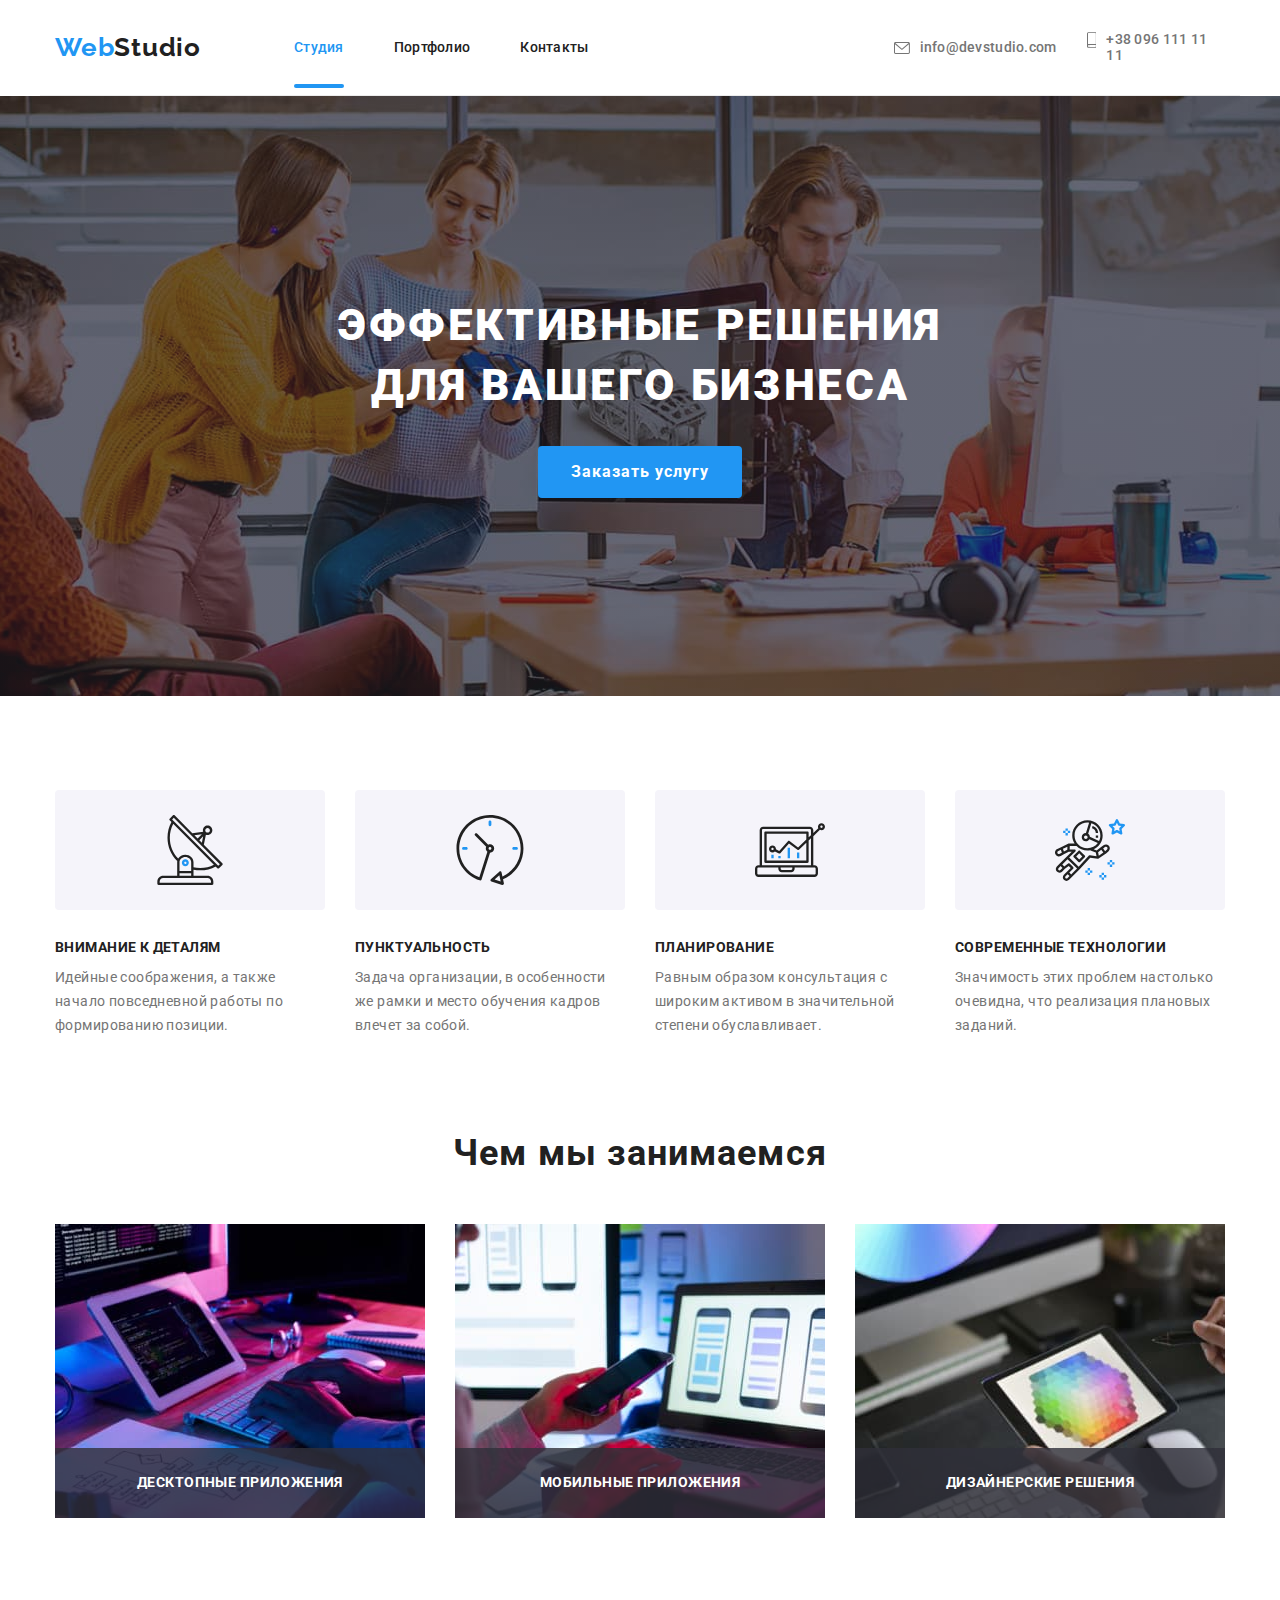
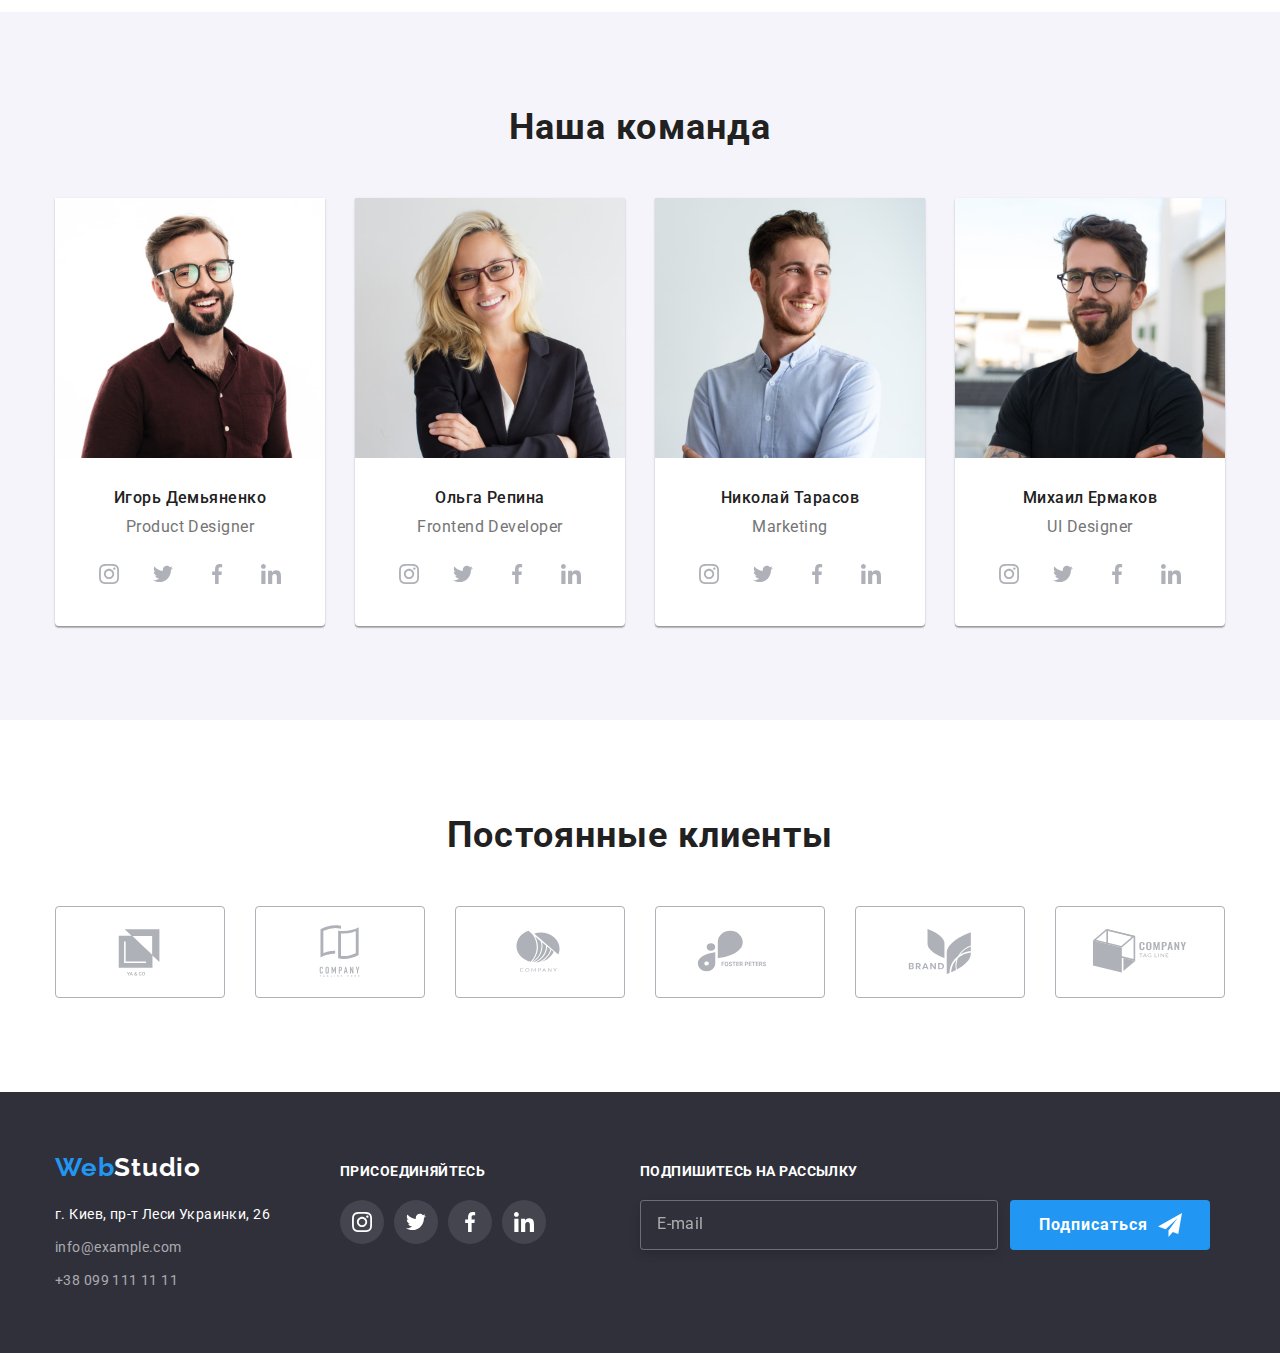
<file: index.html>
<!DOCTYPE html>
<html lang="ru">
  <head>
    <meta charset="UTF-8" />
    <meta http-equiv="X-UA-Compatible" content="IE=edge" />
    <meta name="viewport" content="width=device-width, initial-scale=1.0" />
    <title lang="en">html homework-02</title>
    <link rel="preconnect" href="https://fonts.googleapis.com" />
    <link rel="preconnect" href="https://fonts.gstatic.com" crossorigin />
    <link
      href="https://fonts.googleapis.com/css2?family=Raleway:wght@700&family=Roboto:wght@400;500;700;900&display=swap"
      rel="stylesheet"
    />

    <link
      rel="stylesheet"
      href="https://cdnjs.cloudflare.com/ajax/libs/modern-normalize/1.1.0/modern-normalize.min.css"
    />

    <link rel="stylesheet" href="./css/styles.css" />
  </head>
  <body>
    <!--Header-->
    <header>
      <div class="flex container">
        <nav class="flex vert-center">
          <a class="logo" href="./index.html"> <span class="word-web">Web</span>Studio</a>
          <ul class="flex list">
            <li class="item">
              <a class="nav-link is-active" href="">Студия</a>
            </li>
            <li class="item">
              <a class="nav-link" href="./portfolio.html">Портфолио</a>
            </li>
            <li class="item">
              <a class="nav-link" href="">Контакты</a>
            </li>
          </ul>
        </nav>
        <ul class="contacts list">
          <li class="item-contacts">
            <a class="mail-phone" href="mailto:info@devstudio.com">
              <svg class="color top-marg" width="16" height="12">
                <use href="./images/icons.svg#header-envelope"></use>
              </svg>
              info@devstudio.com
            </a>
          </li>
          <li class="item-contacts">
            <a class="mail-phone" href="tel:+380961111111">
              <svg class="color" width="10" height="16">
                <use href="./images/icons.svg#header-smartphone"></use>
              </svg>
              +38 096 111 11 11
            </a>
          </li>
        </ul>
      </div>
    </header>

    <!--Main-->
    <main>
      <!--Блок Герой-->
      <section class="hero">
        <div class="overlay">
          <h1 class="hero-title">
            Эффективные решения <br />
            для вашего бизнеса
          </h1>
          <button type="button" class="hero-button" data-modal-open>Заказать услугу</button>
        </div>

        <div class="backdrop is-hidden" data-modal>
          <div class="modal">
            <button type="button" class="modal-btn" data-modal-close>
              <svg class="close-button" width="18" height="18">
                <use href="./images/icons.svg#icon-modal-close"></use>
              </svg>
            </button>
            <p class="modal-slogan">Оставьте свои данные, мы вам перезвоним</p>
            <form class="modal-form">
              <!-- Формы модального окна -->
              <div class="form-block">
                <!-- Поле "Имя" -->
                <div class="field-wrap">
                  <label class="modal-label" for="name">Имя</label>
                  <div class="modal-field">
                    <input class="modal-input" type="text" name="name" id="name" />

                    <svg class="modal-icon" width="18" height="18">
                      <use href="./images/icons.svg#icon-icon-person-modal"></use>
                    </svg>
                  </div>
                </div>

                <!-- Поле "Телефон" -->
                <div class="field-wrap">
                  <label class="modal-label" for="tel">Телефон</label>
                  <div class="modal-field">
                    <input class="modal-input" type="tel" name="tel" id="tel" />

                    <svg class="modal-icon" width="18" height="18">
                      <use href="./images/icons.svg#icon-icon-phone-modal"></use>
                    </svg>
                  </div>
                </div>

                <!-- Поле "Email" -->
                <div class="field-wrap">
                  <label class="modal-label" for="email">Почта</label>
                  <div class="modal-field">
                    <input class="modal-input" type="email" name="email" id="email" />

                    <svg class="modal-icon" width="18" height="18">
                      <use href="./images/icons.svg#icon-icon-mail-modal"></use>
                    </svg>
                  </div>
                </div>

                <!-- Поле "Коментарий" -->
                <div class="field-wrap">
                  <label class="modal-label" for="comment">Комментарий</label>
                  <div class="modal-textarea-field">
                    <textarea
                      class="modal-textarea"
                      name="comment"
                      id="comment"
                      placeholder="Введите текст"
                    ></textarea>
                  </div>
                </div>
                <div>
                  <!-- Соглашение c договором-->
                  <div class="agreement-wrap">
                    <div class="custom-checkbox-wrap">
                      <input
                        class="checkbox visually-hidden"
                        type="checkbox"
                        name="agreement"
                        id="agreement"
                      />
                      <svg class="checkbox-icon-custom" width="16" height="15">
                        <use href="./images/icons.svg#icon-icon-chkbox-modal-checked"></use>
                      </svg>

                      <label class="label-agreement" for="agreement"
                        >Соглашаюсь с рассылкой и принимаю
                        <a class="link-agreement" href=""
                          ><span class="link-text">Условия договора</span></a
                        ></label
                      >
                    </div>
                    <!-- КНОПКА -->
                    <button class="submit-button" type="submit">Отправить</button>
                  </div>
                </div>
              </div>
            </form>
          </div>
        </div>
      </section>
      <!--Блок "Наши достоинства" -->
      <section class="section">
        <div class="container">
          <!--Условный заголовок секции-->
          <h2 hidden class="section-title">Наши достоинства</h2>
          <ul class="our-advant-set list">
            <li class="item-adv">
              <div class="thumb">
                <svg width="70" height="70">
                  <use href="./images/icons.svg#advant-antenna"></use>
                </svg>
              </div>
              <h3 class="section-subtitle">Внимание к деталям</h3>
              <p class="section-paragraph">
                Идейные соображения, а также начало повседневной работы по формированию позиции.
              </p>
            </li>
            <li class="item-adv">
              <div class="thumb">
                <svg width="70" height="70">
                  <use href="./images/icons.svg#advant-clock"></use>
                </svg>
              </div>
              <h3 class="section-subtitle">Пунктуальность</h3>
              <p class="section-paragraph">
                Задача организации, в особенности же рамки и место обучения кадров влечет за собой.
              </p>
            </li>
            <li class="item-adv">
              <div class="thumb">
                <svg width="70" height="70">
                  <use href="./images/icons.svg#advant-diagram"></use>
                </svg>
              </div>
              <h3 class="section-subtitle">Планирование</h3>
              <p class="section-paragraph">
                Равным образом консультация с широким активом в значительной степени обуславливает.
              </p>
            </li>
            <li class="item-adv">
              <div class="thumb">
                <svg width="70" height="70">
                  <use href="./images/icons.svg#advant-astronaut"></use>
                </svg>
              </div>
              <h3 class="section-subtitle">Современные технологии</h3>
              <p class="section-paragraph">
                Значимость этих проблем настолько очевидна, что реализация плановых заданий.
              </p>
            </li>
          </ul>
        </div>
      </section>
      <!--Блок "Чем мы занимаемся"-->
      <section class="section no-padding-top">
        <div class="container">
          <h2 class="section-title">Чем мы занимаемся</h2>
          <ul class="flex list">
            <li class="our-business">
              <div class="relative-wrapper">
                <img
                  class="no-bottom-space"
                  src="./images/img-box1.jpg"
                  alt="Фото деятельности-1"
                  width="370"
                  height="294"
                />
                <p class="our-business-text">Десктопные приложения</p>
              </div>
            </li>
            <li class="our-business">
              <div class="relative-wrapper">
                <img
                  class="no-bottom-space"
                  src="./images/img-box2.jpg"
                  alt="Фото деятельности-2"
                  width="370"
                  height="294"
                />
                <p class="our-business-text">Мобильные приложения</p>
              </div>
            </li>
            <li class="our-business">
              <div class="relative-wrapper">
                <img
                  class="no-bottom-space"
                  src="./images/img-box3.jpg"
                  alt="Фото деятельности-3"
                  width="370"
                  height="294"
                />
                <p class="our-business-text">Дизайнерские решения</p>
              </div>
            </li>
          </ul>
        </div>
      </section>
      <!--Блок "Наша команда"-->
      <section class="section grey">
        <div class="container">
          <h2 class="section-title">Наша команда</h2>
          <ul class="flex list">
            <!-- Демьяненко -->
            <li class="team-item">
              <img
                class="no-bottom-space"
                src="./images/img-demjanenko.jpg"
                alt="Игорь Демьяненко"
                width="270"
              />
              <div class="title-paragr">
                <h3 class="team-title">Игорь Демьяненко</h3>
                <p class="team-paragraph" lang="en">Product Designer</p>
              </div>

              <!-- Блок соцсети с ховером для Демьяненко-->
              <div class="soc-net">
                <ul class="flex list">
                  <li class="soc-item">
                    <a class="soc-net-icon" href="http://instagram.com">
                      <svg class="icon-color" width="20" height="20">
                        <use href="./images/icons.svg#instagram"></use>
                      </svg>
                    </a>
                  </li>
                  <li class="soc-item">
                    <a class="soc-net-icon" href="http://twitter.com">
                      <svg class="icon-color" width="20" height="20">
                        <use href="./images/icons.svg#twitter"></use>
                      </svg>
                    </a>
                  </li>
                  <li class="soc-item">
                    <a class="soc-net-icon" href="http://facebook.com">
                      <svg class="icon-color" width="20" height="20">
                        <use href="./images/icons.svg#facebook"></use>
                      </svg>
                    </a>
                  </li>
                  <li class="soc-item">
                    <a class="soc-net-icon" href="http://linkedin.com">
                      <svg class="icon-color" width="20" height="20">
                        <use href="./images/icons.svg#linkedin"></use>
                      </svg>
                    </a>
                  </li>
                </ul>
              </div>
            </li>

            <!-- Репина -->
            <li class="team-item">
              <img
                class="no-bottom-space"
                src="./images/img-repina.jpg"
                alt="Ольга Репина"
                width="270"
              />
              <div class="title-paragr">
                <h3 class="team-title">Ольга Репина</h3>
                <p class="team-paragraph" lang="en">Frontend Developer</p>
              </div>

              <!-- Блок соцсети с ховером для Репиной-->
              <div class="soc-net">
                <ul class="flex list">
                  <li class="soc-item">
                    <a class="soc-net-icon" href="http://instagram.com">
                      <svg class="icon-color" width="20" height="20">
                        <use href="./images/icons.svg#instagram"></use>
                      </svg>
                    </a>
                  </li>
                  <li class="soc-item">
                    <a class="soc-net-icon" href="http://twitter.com">
                      <svg class="icon-color" width="20" height="20">
                        <use href="./images/icons.svg#twitter"></use>
                      </svg>
                    </a>
                  </li>
                  <li class="soc-item">
                    <a class="soc-net-icon" href="http://facebook.com">
                      <svg class="icon-color" width="20" height="20">
                        <use href="./images/icons.svg#facebook"></use>
                      </svg>
                    </a>
                  </li>
                  <li class="soc-item">
                    <a class="soc-net-icon" href="http://linkedin.com">
                      <svg class="icon-color" width="20" height="20">
                        <use href="./images/icons.svg#linkedin"></use>
                      </svg>
                    </a>
                  </li>
                </ul>
              </div>
            </li>

            <!-- Тарасов -->
            <li class="team-item">
              <img
                class="no-bottom-space"
                src="./images/img-tarasov.jpg"
                alt="Николай Тарасов"
                width="270"
              />
              <div class="title-paragr">
                <h3 class="team-title">Николай Тарасов</h3>
                <p class="team-paragraph" lang="en">Marketing</p>
              </div>

              <!-- Блок соцсети с ховером для Тарасова-->
              <div class="soc-net">
                <ul class="flex list">
                  <li class="soc-item">
                    <a class="soc-net-icon" href="http://instagram.com">
                      <svg class="icon-color" width="20" height="20">
                        <use href="./images/icons.svg#instagram"></use>
                      </svg>
                    </a>
                  </li>
                  <li class="soc-item">
                    <a class="soc-net-icon" href="http://twitter.com">
                      <svg class="icon-color" width="20" height="20">
                        <use href="./images/icons.svg#twitter"></use>
                      </svg>
                    </a>
                  </li>
                  <li class="soc-item">
                    <a class="soc-net-icon" href="http://facebook.com">
                      <svg class="icon-color" width="20" height="20">
                        <use href="./images/icons.svg#facebook"></use>
                      </svg>
                    </a>
                  </li>
                  <li class="soc-item">
                    <a class="soc-net-icon" href="http://linkedin.com">
                      <svg class="icon-color" width="20" height="20">
                        <use href="./images/icons.svg#linkedin"></use>
                      </svg>
                    </a>
                  </li>
                </ul>
              </div>
            </li>

            <!-- Ермаков -->
            <li class="team-item">
              <img
                class="no-bottom-space"
                src="./images/img-ermakov.jpg"
                alt="Михаил Ермаков"
                width="270"
              />
              <div class="title-paragr">
                <h3 class="team-title">Михаил Ермаков</h3>
                <p class="team-paragraph" lang="en">UI Designer</p>
              </div>

              <!-- Блок соцсети с ховером для Ермакова-->
              <div class="soc-net">
                <ul class="flex list">
                  <li class="soc-item">
                    <a class="soc-net-icon" href="http://instagram.com">
                      <svg class="icon-color" width="20" height="20">
                        <use href="./images/icons.svg#instagram"></use>
                      </svg>
                    </a>
                  </li>
                  <li class="soc-item">
                    <a class="soc-net-icon" href="http://twitter.com">
                      <svg class="icon-color" width="20" height="20">
                        <use href="./images/icons.svg#twitter"></use>
                      </svg>
                    </a>
                  </li>
                  <li class="soc-item">
                    <a class="soc-net-icon" href="http://facebook.com">
                      <svg class="icon-color" width="20" height="20">
                        <use href="./images/icons.svg#facebook"></use>
                      </svg>
                    </a>
                  </li>
                  <li class="soc-item">
                    <a class="soc-net-icon" href="http://linkedin.com">
                      <svg class="icon-color" width="20" height="20">
                        <use href="./images/icons.svg#linkedin"></use>
                      </svg>
                    </a>
                  </li>
                </ul>
              </div>
            </li>
          </ul>
        </div>
      </section>
      <!-- Блок Постоянные клиенты -->
      <section class="section">
        <div class="container">
          <h2 class="section-title">Постоянные клиенты</h2>
          <ul class="box-clients list">
            <li class="client-item">
              <a class="clients" href="">
                <svg class="client-icon" width="106" height="60">
                  <use href="./images/icons.svg#client1"></use>
                </svg>
              </a>
            </li>
            <li class="client-item">
              <a class="clients" href="">
                <svg class="client-icon" width="106" height="60">
                  <use href="./images/icons.svg#client2"></use>
                </svg>
              </a>
            </li>
            <li class="client-item">
              <a class="clients" href="">
                <svg class="client-icon" width="106" height="60">
                  <use href="./images/icons.svg#client3"></use>
                </svg>
              </a>
            </li>
            <li class="client-item">
              <a class="clients" href="">
                <svg class="client-icon" width="106" height="60">
                  <use href="./images/icons.svg#client4"></use>
                </svg>
              </a>
            </li>
            <li class="client-item">
              <a class="clients" href="">
                <svg class="client-icon" width="106" height="60">
                  <use href="./images/icons.svg#client5"></use>
                </svg>
              </a>
            </li>
            <li class="client-item">
              <a class="clients" href="">
                <svg class="client-icon" width="106" height="60">
                  <use href="./images/icons.svg#client6"></use>
                </svg>
              </a>
            </li>
          </ul>
        </div>
      </section>
    </main>

    <!--Footer-->
    <footer class="footer">
      <div class="container">
        <ul class="footer-flex list">
          <li>
            <div class="no-right-margin">
              <a class="logo logo-footer" href="./index.html"
                ><span class="word-web">Web</span>Studio</a
              >
              <address>
                <ul class="contacts-footer list">
                  <li class="item-footer">
                    <p class="address-footer">г. Киев, пр-т Леси Украинки, 26</p>
                  </li>
                  <li class="item-footer">
                    <a class="link-footer" href="mailto:info@example.com">info@example.com</a>
                  </li>
                  <li class="item-footer">
                    <a class="link-footer" href="tel:+380991111111">+38 099 111 11 11</a>
                  </li>
                </ul>
              </address>
            </div>
          </li>
          <li>
            <!-- Иконки соцсетей Присоединяйтесь -->
            <div class="join">
              <h3 class="section-subtitle foot-subtitle">Присоединяйтесь</h3>
              <ul class="footer-flex list">
                <li class="foot-soc-item">
                  <a class="soc-net-icon different-colors" href="http://instagram.com">
                    <svg class="foot-icon-col" width="20" height="20">
                      <use href="./images/icons.svg#instagram"></use>
                    </svg>
                  </a>
                </li>
                <li class="foot-soc-item">
                  <a class="soc-net-icon different-colors" href="http://twitter.com">
                    <svg class="foot-icon-col" width="20" height="20">
                      <use href="./images/icons.svg#twitter"></use>
                    </svg>
                  </a>
                </li>
                <li class="foot-soc-item">
                  <a class="soc-net-icon different-colors" href="http://facebook.com">
                    <svg class="foot-icon-col" width="20" height="20">
                      <use href="./images/icons.svg#facebook"></use>
                    </svg>
                  </a>
                </li>
                <li class="foot-soc-item">
                  <a class="soc-net-icon different-colors" href="http://linkedin.com">
                    <svg class="foot-icon-col" width="20" height="20">
                      <use href="./images/icons.svg#linkedin"></use>
                    </svg>
                  </a>
                </li>
              </ul>
            </div>
          </li>

          <li>
            <!-- Блок окна подписки на рассылку -->
            <div class="footer-submit">
              <h3 class="section-subtitle foot-subtitle">Подпишитесь на рассылку</h3>

              <form>
                <ul class="list flex">
                  <li class="foot-email-form">
                    <label for="user-email"></label>
                    <input
                      class="foot-email-input"
                      type="email"
                      name="email"
                      id="user-email"
                      placeholder="E-mail"
                    />
                  </li>
                  <li class="foot-email-submit">
                    <button class="submit-btn-foot" type="submit">Подписаться</button>
                    <svg class="foot-submit-icon" width="24" height="24">
                      <use href="./images/icons.svg#icon-icon-send-footer"></use>
                    </svg>
                  </li>
                </ul>
              </form>
            </div>
          </li>
        </ul>
      </div>
    </footer>
    <script src="./js/modal.js"></script>
  </body>
</html>
</file>
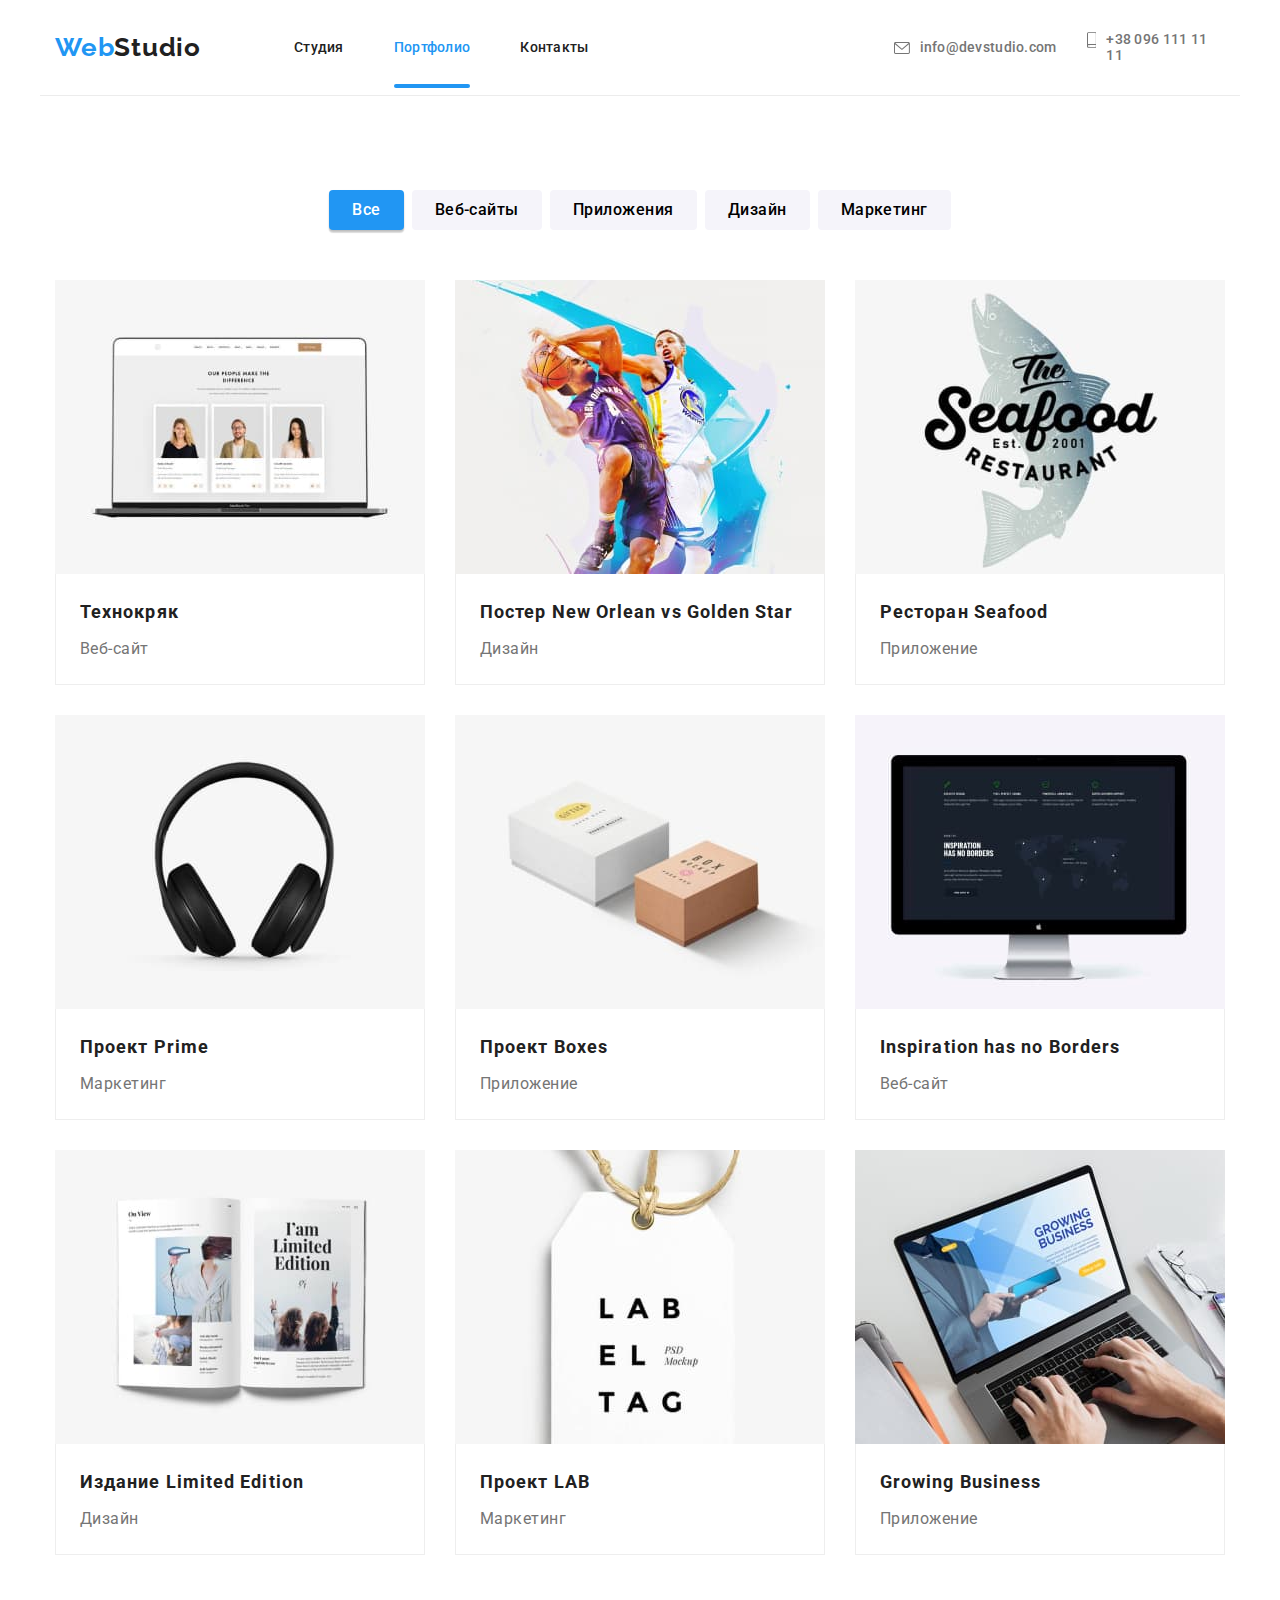
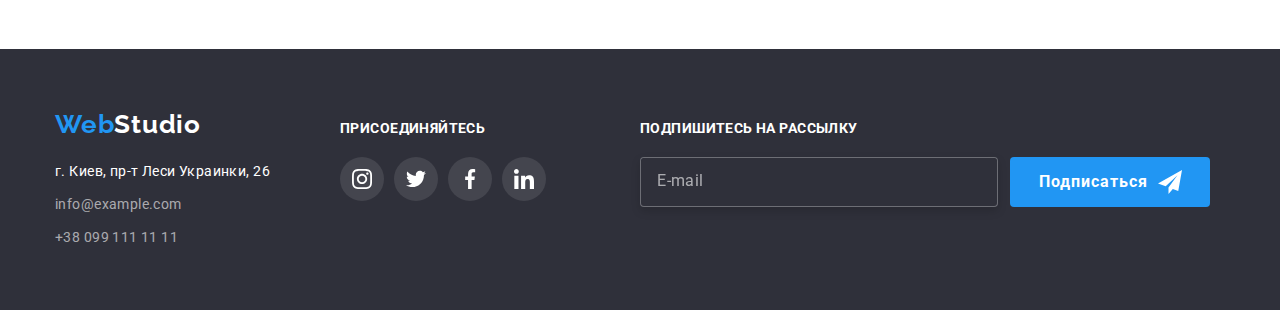
<file: portfolio.html>
<!DOCTYPE html>
<html lang="ru">
  <head>
    <meta charset="UTF-8" />
    <meta http-equiv="X-UA-Compatible" content="IE=edge" />
    <meta name="viewport" content="width=device-width, initial-scale=1.0" />
    <title lang="en">html homework-02</title>
    <link rel="preconnect" href="https://fonts.googleapis.com" />
    <link rel="preconnect" href="https://fonts.gstatic.com" crossorigin />
    <link
      href="https://fonts.googleapis.com/css2?family=Raleway:wght@700&family=Roboto:wght@400;500;700;900&display=swap"
      rel="stylesheet"
    />
    <link
      rel="stylesheet"
      href="https://cdnjs.cloudflare.com/ajax/libs/modern-normalize/1.1.0/modern-normalize.min.css"
    />
    <link rel="stylesheet" href="./css/styles.css" />
  </head>
  <body>
    <!--Header-->
    <header>
      <div class="flex container">
        <nav class="flex vert-center">
          <a class="logo" href="./index.html"> <span class="word-web">Web</span>Studio</a>
          <ul class="flex list">
            <li class="item">
              <a class="nav-link" href="./index.html">Студия</a>
            </li>
            <li class="item">
              <a class="nav-link is-active" href="./portfolio.html">Портфолио</a>
            </li>
            <li class="item">
              <a class="nav-link" href="">Контакты</a>
            </li>
          </ul>
        </nav>
        <ul class="contacts list">
          <li class="item-contacts">
            <a class="mail-phone" href="mailto:info@devstudio.com">
              <svg class="color top-marg" width="16" height="12">
                <use href="./images/icons.svg#header-envelope"></use>
              </svg>
              info@devstudio.com
            </a>
          </li>
          <li class="item-contacts">
            <a class="mail-phone" href="tel:+380961111111">
              <svg class="color" width="10" height="16">
                <use href="./images/icons.svg#header-smartphone"></use>
              </svg>
              +38 096 111 11 11</a
            >
          </li>
        </ul>
      </div>
    </header>

    <!--Main-->
    <main>
      <section class="section">
        <div class="container">
          <!-- Условный заголовок секции -->
          <h1 hidden>Наше портфолио</h1>
          <!-- Список кнопок -->
          <ul class="filter-flex list">
            <li class="portfolio-menu">
              <button type="button" class="filter-buttons current-button">Все</button>
            </li>
            <li class="portfolio-menu">
              <button type="button" class="filter-buttons">Веб-сайты</button>
            </li>
            <li class="portfolio-menu">
              <button type="button" class="filter-buttons">Приложения</button>
            </li>
            <li class="portfolio-menu">
              <button type="button" class="filter-buttons">Дизайн</button>
            </li>
            <li class="portfolio-menu">
              <button type="button" class="filter-buttons">Маркетинг</button>
            </li>
          </ul>
          <!-- Список работ в портфолио-->
          <ul class="portfolio list">
            <li class="portfolio-item">
              <a class="portfolio-link" href="">
                <div class="portf-image-box">
                  <img
                    class="no-bottom-space"
                    src="./images/img-portfolio-technokrjack.jpg"
                    alt="Технокряк"
                    width="370"
                    height="294"
                  />
                  <div class="portfolio-overlay">
                    <p class="portf-overlay-text">
                      Ресурс предлагает комплексные предложения с разным уровнем функционала и
                      сервисов. Все это позволит посетителю получить исчерпывающие сведения о
                      компании или частном лице.
                    </p>
                  </div>
                </div>
                <div class="portfolio-name">
                  <h2 class="portfolio-title">Технокряк</h2>
                  <p class="portfolio-paragraph">Веб-сайт</p>
                </div>
              </a>
            </li>
            <li class="portfolio-item">
              <a class="portfolio-link" href="">
                <div class="portf-image-box">
                  <img
                    class="no-bottom-space"
                    src="./images/img-portfolio-new-orlean.jpg"
                    alt="Постер New Orlean vs Golden Star"
                    width="370"
                    height="294"
                  />
                  <div class="portfolio-overlay">
                    <p class="portf-overlay-text">
                      Ресурс предлагает комплексные предложения с разным уровнем функционала и
                      сервисов. Все это позволит посетителю получить исчерпывающие сведения о
                      компании или частном лице.
                    </p>
                  </div>
                </div>
                <div class="portfolio-name">
                  <h2 class="portfolio-title">Постер New Orlean vs Golden Star</h2>
                  <p class="portfolio-paragraph">Дизайн</p>
                </div>
              </a>
            </li>
            <li class="portfolio-item">
              <a class="portfolio-link" href="">
                <div class="portf-image-box">
                  <img
                    class="no-bottom-space"
                    src="./images/img-portfolio-seafood.jpg"
                    alt="Ресторан Seafood"
                    width="370"
                    height="294"
                  />
                  <div class="portfolio-overlay">
                    <p class="portf-overlay-text">
                      Ресурс предлагает комплексные предложения с разным уровнем функционала и
                      сервисов. Все это позволит посетителю получить исчерпывающие сведения о
                      компании или частном лице.
                    </p>
                  </div>
                </div>
                <div class="portfolio-name">
                  <h2 class="portfolio-title">Ресторан Seafood</h2>
                  <p class="portfolio-paragraph">Приложение</p>
                </div>
              </a>
            </li>
            <li class="portfolio-item">
              <a class="portfolio-link" href="">
                <div class="portf-image-box">
                  <img
                    class="no-bottom-space"
                    src="./images/img-portfolio-prime.jpg"
                    alt="Проект Prime"
                    width="370"
                    height="294"
                  />
                  <div class="portfolio-overlay">
                    <p class="portf-overlay-text">
                      Ресурс предлагает комплексные предложения с разным уровнем функционала и
                      сервисов. Все это позволит посетителю получить исчерпывающие сведения о
                      компании или частном лице.
                    </p>
                  </div>
                </div>
                <div class="portfolio-name">
                  <h2 class="portfolio-title">Проект Prime</h2>
                  <p class="portfolio-paragraph">Маркетинг</p>
                </div>
              </a>
            </li>
            <li class="portfolio-item">
              <a class="portfolio-link" href="">
                <div class="portf-image-box">
                  <img
                    class="no-bottom-space"
                    src="./images/img-portfolio-boxes.jpg"
                    alt="Проект Boxes"
                    width="370"
                    height="294"
                  />
                  <div class="portfolio-overlay">
                    <p class="portf-overlay-text">
                      Ресурс предлагает комплексные предложения с разным уровнем функционала и
                      сервисов. Все это позволит посетителю получить исчерпывающие сведения о
                      компании или частном лице.
                    </p>
                  </div>
                </div>
                <div class="portfolio-name">
                  <h2 class="portfolio-title">Проект Boxes</h2>
                  <p class="portfolio-paragraph">Приложение</p>
                </div>
              </a>
            </li>
            <li class="portfolio-item">
              <a class="portfolio-link" href="">
                <div class="portf-image-box">
                  <img
                    class="no-bottom-space"
                    src="./images/img-portfolio-inspiration.jpg"
                    alt="Inspiration has no Borders"
                    width="370"
                    height="294"
                  />
                  <div class="portfolio-overlay">
                    <p class="portf-overlay-text">
                      Ресурс предлагает комплексные предложения с разным уровнем функционала и
                      сервисов. Все это позволит посетителю получить исчерпывающие сведения о
                      компании или частном лице.
                    </p>
                  </div>
                </div>
                <div class="portfolio-name">
                  <h2 class="portfolio-title">Inspiration has no Borders</h2>
                  <p class="portfolio-paragraph">Веб-сайт</p>
                </div>
              </a>
            </li>
            <li class="portfolio-item">
              <a class="portfolio-link" href="">
                <div class="portf-image-box">
                  <img
                    class="no-bottom-space"
                    src="./images/img-portfolio-limited-edition.jpg"
                    alt="Издание Limited Edition"
                    width="370"
                    height="294"
                  />
                  <div class="portfolio-overlay">
                    <p class="portf-overlay-text">
                      Ресурс предлагает комплексные предложения с разным уровнем функционала и
                      сервисов. Все это позволит посетителю получить исчерпывающие сведения о
                      компании или частном лице.
                    </p>
                  </div>
                </div>
                <div class="portfolio-name">
                  <h2 class="portfolio-title">Издание Limited Edition</h2>
                  <p class="portfolio-paragraph">Дизайн</p>
                </div>
              </a>
            </li>
            <li class="portfolio-item">
              <a class="portfolio-link" href="">
                <div class="portf-image-box">
                  <img
                    class="no-bottom-space"
                    src="./images/img-portfolio-lab.jpg"
                    alt="Проект LAB"
                    width="370"
                    height="294"
                  />
                  <div class="portfolio-overlay">
                    <p class="portf-overlay-text">
                      Ресурс предлагает комплексные предложения с разным уровнем функционала и
                      сервисов. Все это позволит посетителю получить исчерпывающие сведения о
                      компании или частном лице.
                    </p>
                  </div>
                </div>
                <div class="portfolio-name">
                  <h2 class="portfolio-title">Проект LAB</h2>
                  <p class="portfolio-paragraph">Маркетинг</p>
                </div>
              </a>
            </li>
            <li class="portfolio-item">
              <a class="portfolio-link" href="">
                <div class="portf-image-box">
                  <img
                    class="no-bottom-space"
                    src="./images/img-portfolio-growing-bis.jpg"
                    alt="Growing Business"
                    width="370"
                    height="294"
                  />
                  <div class="portfolio-overlay">
                    <p class="portf-overlay-text">
                      Ресурс предлагает комплексные предложения с разным уровнем функционала и
                      сервисов. Все это позволит посетителю получить исчерпывающие сведения о
                      компании или частном лице.
                    </p>
                  </div>
                </div>
                <div class="portfolio-name">
                  <h2 class="portfolio-title">Growing Business</h2>
                  <p class="portfolio-paragraph">Приложение</p>
                </div>
              </a>
            </li>
          </ul>
        </div>
      </section>
    </main>

    <!--Footer-->
    <footer class="footer">
      <div class="container">
        <ul class="footer-flex list">
          <li>
            <div class="no-right-margin">
              <a class="logo logo-footer" href="./index.html"
                ><span class="word-web">Web</span>Studio</a
              >
              <address>
                <ul class="contacts-footer list">
                  <li class="item-footer">
                    <p class="address-footer">г. Киев, пр-т Леси Украинки, 26</p>
                  </li>
                  <li class="item-footer">
                    <a class="link-footer" href="mailto:info@example.com">info@example.com</a>
                  </li>
                  <li class="item-footer">
                    <a class="link-footer" href="tel:+380991111111">+38 099 111 11 11</a>
                  </li>
                </ul>
              </address>
            </div>
          </li>
          <li>
            <!-- Иконки соцсетей Присоединяйтесь -->
            <div class="join">
              <h3 class="section-subtitle foot-subtitle">Присоединяйтесь</h3>
              <ul class="footer-flex list">
                <li class="foot-soc-item">
                  <a class="soc-net-icon different-colors" href="http://instagram.com">
                    <svg class="foot-icon-col" width="20" height="20">
                      <use href="./images/icons.svg#instagram"></use>
                    </svg>
                  </a>
                </li>
                <li class="foot-soc-item">
                  <a class="soc-net-icon different-colors" href="http://twitter.com">
                    <svg class="foot-icon-col" width="20" height="20">
                      <use href="./images/icons.svg#twitter"></use>
                    </svg>
                  </a>
                </li>
                <li class="foot-soc-item">
                  <a class="soc-net-icon different-colors" href="http://facebook.com">
                    <svg class="foot-icon-col" width="20" height="20">
                      <use href="./images/icons.svg#facebook"></use>
                    </svg>
                  </a>
                </li>
                <li class="foot-soc-item">
                  <a class="soc-net-icon different-colors" href="http://linkedin.com">
                    <svg class="foot-icon-col" width="20" height="20">
                      <use href="./images/icons.svg#linkedin"></use>
                    </svg>
                  </a>
                </li>
              </ul>
            </div>
          </li>
          <li>
            <!-- Блок окна подписки на рассылку -->
            <div class="footer-submit">
              <h3 class="section-subtitle foot-subtitle">Подпишитесь на рассылку</h3>

              <form>
                <ul class="list flex">
                  <li class="foot-email-form">
                    <label for="user-email"></label>
                    <input
                      class="foot-email-input"
                      type="email"
                      name="email"
                      id="user-email"
                      placeholder="E-mail"
                    />
                  </li>
                  <li class="foot-email-submit">
                    <button class="submit-btn-foot" type="submit">Подписаться</button>
                    <svg class="foot-submit-icon" width="24" height="24">
                      <use href="./images/icons.svg#icon-icon-send-footer"></use>
                    </svg>
                  </li>
                </ul>
              </form>
            </div>
          </li>
        </ul>
      </div>
    </footer>
  </body>
</html>
</file>
<file: css/styles.css>
:root {
/* Цвета шрифта */
  --primary-color: #212121;
  --secondary-color: #757575;
  --accent-color: #2196F3;
  --accent-button-color: #fff;
  --hero-title-color: #fff;
  --business-txt-col: #fff;
  
  --modal-btn-close: #000000;


  --portf-overlay-txt: #fff;
  --footer-font-color: #fff;
  --link-footer-color: rgba(255, 255, 255, 0.6);

  /* Цвета фона */
  --primary-bgr-color: #fff;
  --accent-bgr-color: #2196F3;
  --hero-butt-active: #188CE8;
  --border-custom-active: #188CE8;
  --bgr-custom-active: #188CE8;
  --hero-bgr-color: #C4C4C4;
  --modal-bgr-color: #fff;
  --modal-btn-bgr: #fff;


  --advant-iconbgr-col: #F5F4FA;

  --icon-bgr-color: #fff;
  --icon-color: #AFB1B8;
  
  --business-txt-bgr: rgba(47, 48, 58, 0.8);

  --clients-icon-bgr-col: #fff;
  --clients-icon-color: #AFB1B8;
  --clients-border-col: #AFB1B8;
  
  --portf-overlay-bgr: rgba(33, 150, 243, 0.9);

  --footer-bgr-color: #2F303A;
  --footer-icon-color: #fff;
  --team-bgr-color: #F5F4FA;
  --filter-butt-bgr-col: #F5F4FA;
/* Цвет рамок */
  --border-bottom-header: #ECECEC;
  --border-bottom-card: #EEEEEE;
}



html {
  box-sizing: border-box;
}

*,
*::before,
*::after {
  box-sizing: inherit;
}


body {
  margin: 0;
  color: var(--primary-color);
  /* background-color: #fff; */
  font-family: 'Roboto', sans-serif;
  font-size: 14px;
}

.list {
  list-style: none;
  padding: 0;
  margin: 0;

}

.container {
  width: 1200px;
  margin: 0 auto;
  padding-left: 15px;
  padding-right: 15px;
  /* outline: 2px solid tomato; */
}



/* Логотип */
.logo {
  margin-right: 93px;

  color: inherit;
  text-decoration: none;
  
  font-family: "Raleway", sans-serif;
  font-weight: 700;
  font-size: 26px;
  line-height: 1.19;
  letter-spacing: 0.03em;
}

.word-web {
  color: var(--accent-color);
}

/* Site navigation */


.flex {
  display: flex;
}

.vert-center {
  align-items: center;
}


.flex.container {
  border-bottom: 1px solid var(--border-bottom-header);
}


.flex.list .item:not(:last-child) {
  margin-right: 50px;
}

.nav-link {
  color: inherit;
  text-decoration: none;
 
  font-weight: 500;
  /* font-size: 14px; */
  line-height: 1.14;
  letter-spacing: 0.02em;

  transition-property: color;
  transition-duration: 250ms; 
  transition-timing-function: cubic-bezier(0.4, 0, 0.2, 1);
}

.nav-link:hover,
.nav-link:focus {
  color: var(--accent-color);
}

.is-active {
  position: relative;  
  color: var(--accent-color);
}

.is-active::after {
  position: absolute;
  content: '';
  bottom: -1px;
  left: 0;
  
  width: 100%;
  height: 4px;
  border-radius: 2px;
  
  background-color: var(--accent-color);

}


.flex.list .nav-link {
  display: flex;
  padding-top: 32px;
  padding-bottom: 31px;
}


                /* Е-мейл и адрес */
.contacts {
  display: flex;
  align-items: center;
  margin-left: 305px;
  }

.item-contacts {
  display: flex;
}

.mail-phone {
  display: flex; 
  
  color: var(--secondary-color);
  text-decoration: none;
  font-weight: 500;
  /* font-size: 14px; */
  line-height: 1.14;
  letter-spacing: 0.02em;

  transition-property: color;
    transition-duration: 250ms;
    transition-timing-function: cubic-bezier(0.4, 0, 0.2, 1);
}

.color {
  fill: currentColor;
  margin-right: 10px;
}

.top-marg {
  margin-top: 2px;
}

.mail-phone:hover,
.mail-phone:focus {
  color: var(--accent-color);
}

.contacts.list .mail-phone {
  padding-top: 32px;
  padding-bottom: 31px;
}

.contacts.list .item-contacts + .item-contacts {
  margin-left: 30px;
}





                    /* Hero */
.hero {
  /* padding-top: 200px;
  padding-bottom: 200px; */
  margin-left: auto;
  margin-right: auto; 
  text-align: center;
  
  /* outline: 10px solid tomato; */
}

.overlay {
  max-width: 1600px;
  height: 600px;
  margin-left: auto;
  margin-right: auto;
  background: linear-gradient(
    to right, 
    rgba(47, 48, 58, 0.4),
    rgba(47, 48, 58, 0.4)
    ), url('../images/bgr-image-optim.jpg');
  background-position: center;
  background-size: cover;
  background-color: var(--hero-bgr-color);
}


.hero-title {
  margin-top: 0;
  margin-bottom: 30px;
  padding-top: 200px;

  color: var(--hero-title-color);
  
  font-weight: 900;
  font-size: 44px;
  line-height: 1.36;
  letter-spacing: 0.06em;
  text-transform: uppercase;
}

.hero-button {
  display: inline-block;
  border-radius: 4px;
  border: 1px solid transparent;
  padding: 10px 32px;
  min-width: 200px;

  color: var(--accent-button-color);
  background-color: var(--accent-bgr-color);

  font-family: inherit;
  font-weight: 700;
  font-size: 16px;
  line-height: 1.875;
    /* align-items: center;
    text-align: center; */
  letter-spacing: 0.06em;

transition-property: background-color;
transition-duration: 250ms;
transition-timing-function: cubic-bezier(0.4, 0, 0.2, 1);

}

.hero-button:hover,
.hero-button:focus {
  background-color: var(--hero-butt-active);
  cursor: pointer;
}

.backdrop.is-hidden {
  opacity: 0;
  pointer-events: none;
}

.backdrop.is-hidden .modal {
  transform: translate(-50%, -50%) scale(0.8);
}


.backdrop {
  position: fixed;
  top: 0;
  left: 0;
  width: 100%;
  height: 100%;
  z-index: 3;

  opacity: 1;
  transition: opacity;
  transition-duration: 250ms;
  transition-timing-function: cubic-bezier(0.4, 0, 0.2, 1);

  background-color: rgba(0, 0, 0, 0.2);
}

.modal {
  position: absolute;
  top: 50%;
  left: 50%;
  transform: translate(-50%, -50%);
    
  width: 528px;
  height: 581px;
  
  transform: translate(-50%, -50%) scale(1);
  transition: transform;
  transition-duration: 250ms;
  transition-timing-function: cubic-bezier(0.4, 0, 0.2, 1);

  border-radius: 4px;
  box-shadow: 0px 1px 3px rgba(0, 0, 0, 0.12), 
  0px 1px 1px rgba(0, 0, 0, 0.14), 
  0px 2px 1px rgba(0, 0, 0, 0.2);
  background-color: var(--modal-bgr-color);

}

.modal-btn {
  position: absolute;
  top: 8px;
  right: 8px;

  width: 30px;
  height: 30px;
  border: 1px solid rgba(0, 0, 0, 0.1);
  border-radius: 50%;
  
  display: flex;
  padding: 0;
  align-items: center;
  justify-content: center;

  background-color: var(--modal-btn-bgr);
  
}

.close-button {
fill: var(--modal-btn-close);

transition: fill;
transition-duration: 250ms;
transition-timing-function: cubic-bezier(0.4, 0, 0.2, 1);
  
}


.modal-btn:hover .close-button {
  fill: var(--accent-color);
}


/* ОФОРМЛЕНИЕ МОДАЛЬНОГО ОКНА */

.modal-slogan {
  padding: 40px 40px 12px 40px;
  margin: 0;

  font-weight: 700;
  font-size: 20px;
  line-height: 1.15;
  text-align: center;
  letter-spacing: 0.03em;
  
  color: var(--primary-color);
}


.modal-form {
  width: 528px;
}


.form-block {
  position: absolute;
  width: 448px;
  top: 75px;
  left: 40px;
}


.field-wrap {
  margin-bottom: 10px;
  /* outline: 1px solid red; */
}


.modal-label {
  display: block;
  width: 100%;
  margin-bottom: 4px;

  text-align: left;
  font-size: 12px;
  line-height: 1.17;
  letter-spacing: 0.01em;

  color: var(--secondary-color);
}

.modal-field {
  position: relative;
  display: flex;
  flex-direction: column;
}


.modal-input {
  height: 40px;
  padding: 0 0 0 42px;
  
  border: 1px solid rgba(33, 33, 33, 0.2);
  border-radius: 4px;
 
  outline: transparent;

  transition-property: border;
  transition-duration: 250ms;
  transition-timing-function: cubic-bezier(0.4, 0, 0.2, 1);


  } 

.modal-icon {
  position: absolute;
  top: 11px;
  left: 12px;
  transition-property: fill;
    transition-duration: 250ms;
    transition-timing-function: cubic-bezier(0.4, 0, 0.2, 1);
}


.modal-input:focus,
.modal-input:hover {
  border: 1px solid var(--accent-color);
}


.modal-input:focus+.modal-icon {
  fill: var(--accent-color);
}
.modal-input:hover+.modal-icon {
  fill: var(--accent-color);
}



.modal-textarea-field {
  height: 120px;
}

.modal-textarea {
  width: 100%;
  height: 100%;  
  padding: 12px 16px; 

  border: 1px solid rgba(33, 33, 33, 0.2);
  border-radius: 4px;
  resize: none;
  outline: none;

  font-size: 14px;
  line-height: 1.14;
  letter-spacing: 0.01em;
  color: rgba(117, 117, 117, 0.5);

  transition: border;
  transition-duration: 250ms;
  transition-timing-function: cubic-bezier(0.4, 0, 0.2, 1);

}


.modal-textarea:focus,
.modal-textarea:hover {
  border: 1px solid var(--accent-color);
}



.visually-hidden {
  position: absolute;
  width: 1px;
  height: 1px;
  margin: -1px;
  border: 0;
  padding: 0;
  white-space: nowrap;
  clip-path: inset(100%);
  clip: rect(0 0 0 0);
  overflow: hidden;
}


.agreement-wrap {
  margin-top: 20px;

  /* outline: 1px solid red; */
}

.custom-checkbox-wrap {
  display: flex;
  align-items: center;
  justify-content: center;
}


.checkbox-icon-custom {
  margin-right: 8px;
  border: 2px solid var(--primary-color);
  border-radius: 2px;
  /* width: 16px;
  height: 15px; */

}


.checkbox:checked + .checkbox-icon-custom {
  border: 2px solid var(--border-custom-active);
  background-color: var(--bgr-custom-active);
}



.label-agreement {
  /* font-size: 14px; */
  line-height: 1.7; 
  letter-spacing: 0.03em;
  
  color: var(--secondary-color);
}


.link-agreement {
  text-decoration: none;

}

.link-text {
  position: relative;
  color: var(--accent-color);
}


.link-text::after {
  position: absolute;
  content: '';
  bottom: 1px;
  left: 0;
  width: 100%;
  height: 1px;
  background-color: var(--accent-color);

}





.submit-button {
  margin-top: 30px;
  padding: 10px 55px 10px 56px;

  font-weight: 700;
  font-size: 16px;
  line-height: 1.88;
  text-align: center;
  letter-spacing: 0.06em;
  
  color: var(--accent-button-color);
  background: var(--accent-bgr-color);
  box-shadow: 0px 4px 4px rgba(0, 0, 0, 0.15);
  border: transparent;
  border-radius: 4px;

  transition: background-color;
  transition-duration: 250ms;
  transition-timing-function: cubic-bezier(0.4, 0, 0.2, 1);

}



.submit-button:hover,
.submit-button:focus {
  background-color: var(--hero-butt-active);
  cursor: pointer;
  outline: transparent;
}




/* iiiiiiiiiiiiiiiiiiiiiiiiiiiiiiiiii */

.section {
  padding-top: 94px;
  padding-bottom: 94px;
}

.no-padding-top {
  padding-top: 0;
}
                  /* Наши достоинства */

.section-title {
  margin-top: 0;
  margin-bottom: 50px;
  font-weight: 700;
  font-size: 36px;
  line-height: 1.17;
  text-align: center;
  letter-spacing: 0.03em;
}

.our-advant-set {
  display: flex;
  column-gap: 30px;
}

.our-advant-set .item-adv {
  flex-basis: calc((100% - 90px) / 4);
}

.thumb {
  display: flex;
  width: 270px;
  height: 120px;
  border-radius: 4px;

  align-items: center;
  justify-content: center;
  margin-bottom: 30px;
  background: var(--advant-iconbgr-col);
}


.section-subtitle {
  margin-top: 0;
  margin-bottom: 10px;
  
  font-weight: 700;
  font-size: 14px;
  line-height: 1.14;
  letter-spacing: 0.03em;
  text-transform: uppercase;
}

.section-paragraph {
  margin-top: 0;
  margin-bottom: 0;
  color: var(--secondary-color);
  
  /* font-weight: 400; */
  /* font-size: 14px; */
  line-height: 1.71;
  letter-spacing: 0.03em;
}


               /* Чем мы занимаемся */


.relative-wrapper {
  position: relative;
}


               .no-bottom-space {
  /* Убирает зазор снизу картинки */
  display: flex;
}

.our-business:not(:last-child) {
  margin-right: 30px;
}

.our-business-text {
  position: absolute;
  bottom: 0;
  width: 100%;
  
  padding: 27px 0;
  margin: 0;

  font-weight: 700;
  /* font-size: 14px; */
  line-height: 1.14;
  text-align: center;
  letter-spacing: 0.03em;
  text-transform: uppercase;

  color: var(--business-txt-col);
  background-color: var(--business-txt-bgr);

}



            /* Наша команда */
.grey {
  background-color: var(--team-bgr-color);
}

.team-item {
  background: var(--primary-bgr-color); 
  box-shadow: 0px 1px 3px rgba(0, 0, 0, 0.12), 
  0px 1px 1px rgba(0, 0, 0, 0.14), 
  0px 2px 1px rgba(0, 0, 0, 0.2);
  border-radius: 0px 0px 4px 4px;
}

.team-item:not(:last-child) {
  margin-right: 30px;
}

.title-paragr {
  padding: 30px 0 16px 0;
}

.team-title {
  margin-top: 0;
  margin-bottom: 10px;

  text-align: center;
  font-weight: 500;
  font-size: 16px;
  line-height: 1.19;
  letter-spacing: 0.03em;
}

.team-paragraph {
  margin: 0;

  text-align: center;
    /* font-weight: 400; */
  font-size: 16px;
  line-height: 1.19;
  letter-spacing: 0.03em;
  color: var(--secondary-color);
}


     /* Блок соцсетей с ховером для Команды*/
.soc-net {
  display: flex;
  width: 206px;
  height: 44px;
  margin: 0 32px 30px 32px;
  padding: 0;
  justify-content: center;

}

.soc-item:not(:last-child) {
      margin-right: 10px;
}

.soc-net-icon {
  display: flex;
  width: 44px;
  height: 44px;
  border-radius: 50px;
  align-items: center;
  justify-content: center;

  background-color: var(--icon-bgr-color);
  color: var(--icon-color);
  
  transition-property: color, background-color;
  transition-duration: 250ms;
  transition-timing-function: cubic-bezier(0.4, 0, 0.2, 1);

}

.icon-color {
  fill: currentColor;
}
/* Ховер по блоку иконки*/
.soc-net-icon:hover,
.soc-net-icon:focus {
  background-color: var(--accent-color);
  color: var(--accent-button-color);
}



/* Постоянные клиенты */

.box-clients {
  display: flex;
  margin: 0 auto;
}

.client-item:not(:last-child) {
  margin-right: 30px;
}

.clients {
  display: flex;
  width: 170px;
  height: 92px;
  align-items: center;
  justify-content: center;
  border: 1px solid var(--clients-border-col);
  border-radius: 4px;

  background-color: var(--clients-icon-bgr-col);
  color: var(--clients-icon-color);
  
  transition-property: color, border;
  transition-duration: 250ms;
  transition-timing-function: cubic-bezier(0.4, 0, 0.2, 1);

}

.client-icon {
  fill: currentColor;
}

.clients:hover {
border: 1px solid var(--accent-color);
color: var(--accent-color);    
}


/* Footer */

.footer {
  padding: 60px 0;
  
  color: var(--footer-font-color);
  background-color: var(--footer-bgr-color);
}
/* Контакты в футере */

.footer-flex {
  display: flex;
  padding: 0;
  }


.no-right-margin {
  margin-right: 0;
}

.logo-footer {
  display: block;
  margin-right: 0;
  margin-bottom: 20px;
}

.contacts-footer {
  font-style: normal;
}

.item-footer:not(:first-child) {
  margin-top: 9px;
}

.address-footer {
  margin: 0;

  /* font-weight: 400; */
  /* font-size: 14px; */
  line-height: 1.71;
  letter-spacing: 0.03em;
}

.link-footer {
  color: var(--link-footer-color);
  text-decoration: none;

  /* font-weight: 400; */
  /* font-size: 14px; */
  line-height: 1.71;
  letter-spacing: 0.03em;

  transition-property: color;
  transition-duration: 250ms;
  transition-timing-function: cubic-bezier(0.4, 0, 0.2, 1);
}

.link-footer:hover,
.link-footer:focus {
  color: var(--accent-color);
}

/* Футер - секция Присоединяйтесь */
.join {
  /* display: flex; */
  width: 206px;
  height: 80px;
  margin: 12px 0 0 70px;

  /* outline: 1px solid wheat; */
}

.foot-subtitle {
  margin-bottom: 20px;
}

.foot-soc-item:not(:last-child) {
  margin-right: 10px;
}

.different-colors {
  background-color: rgba(255, 255, 255, 0.1);
  color: var(--footer-icon-color);
}

.foot-icon-col {
  fill: currentColor;
}

.soc-net-icon:hover,
.soc-net-icon:focus {
  background-color: var(--accent-color);
}


/* Футер - секция подписки на рассылку */

.footer-submit {
  width: 570px;
  height: 86px;
  margin: 12px 0 0 94px;

  /* outline: 1px solid tomato; */
}

.foot-email-form {
  width: 358px;
  height: 50px;
  
/* padding: 0; */

  border: 1px solid rgba(255, 255, 255, 0.3);
  filter: drop-shadow(0px 4px 4px rgba(0, 0, 0, 0.15));
  border-radius: 4px;

  background-color: var(--footer-bgr-color);
}

.foot-email-input {
  width: 100%;
  padding: 15px 0px 15px 16px;
  background-color: var(--footer-bgr-color);
  border: transparent;
  outline: transparent;
  border-radius: 4px;
  color: rgba(255, 255, 255, 0.6);
}

.foot-email-input::placeholder {
 
    font-size: 16px;
    line-height: 1.25; 
    letter-spacing: 0.03em;
    color: rgba(255, 255, 255, 0.6);
    
}

/* Кнопка "Подписаться" в футере */
.foot-email-submit {
  position: relative;
  width: 200px;
  height: 50px;
  margin-left: 12px;
      
}

.submit-btn-foot {
    font-weight: 700;
    font-size: 16px;
    line-height: 1.875;

    padding: 10px 62px 10px 29px;
    /* margin-right: 10px; */
  
    /* display: flex;
    align-items: center;
    text-align: center; */
    letter-spacing: 0.06em;
  
    color: var(--footer-font-color);
    background-color: var(--accent-bgr-color);
    border-color: var(--accent-color);
      border-radius: 4px;
    border: none;
}


.foot-submit-icon {
  position: absolute;
  top: 13px;
  right: 28px;
}









                  /* PORTFOLIO PAGE */

/* Filter buttons */

.filter-flex {
  display: flex;
}

.filter-flex.list {
  justify-content: center;
  margin-bottom: 50px;
}

.portfolio-menu:not(:last-child) {
  margin-right: 8px;

}

.filter-buttons {
  display: inline-block;
  border-radius: 4px;
  border: 1px solid transparent;
  padding: 6px 22px;

  background-color: var(--filter-butt-bgr-col);
  
  font-family: inherit;
  font-weight: 500;
  font-size: 16px;
  line-height: 1.63;
  text-align: center;
  letter-spacing: 0.03em;

  transition-property: color, background-color, box-shadow, cursor;
  transition-duration: 250ms;
  transition-timing-function: cubic-bezier(0.4, 0, 0.2, 1);
}



.current-button {
  color: var(--accent-button-color);
  background-color: var(--accent-bgr-color);
  box-shadow: 0px 3px 1px rgba(0, 0, 0, 0.1),
  0px 1px 2px rgba(0, 0, 0, 0.08),
  0px 2px 2px rgba(0, 0, 0, 0.12);
}

.filter-buttons:hover,
.filter-buttons:focus {
  color: var(--accent-button-color);
  background-color: var(--accent-bgr-color);
  box-shadow: 0px 3px 1px rgba(0, 0, 0, 0.1), 
  0px 1px 2px rgba(0, 0, 0, 0.08), 
  0px 2px 2px rgba(0, 0, 0, 0.12);
  cursor: pointer;
}



/* Секция с работами из Портфолио  */

.portfolio {
  display: flex;
  flex-wrap: wrap;
  gap: 30px;
}


.portfolio-item {
  transition-property: box-shadow, cursor;
  transition-duration: 250ms;
  transition-timing-function: cubic-bezier(0.4, 0, 0.2, 1);
  
}

.portfolio .portfolio-item {
  flex-basis: calc((100% - 60px) / 3);
}

.portfolio-link {
  color: inherit;
  text-decoration: none;
}

.portfolio-item:hover {
  box-shadow: 0px 1px 1px rgba(0, 0, 0, 0.12),
      0px 4px 4px rgba(0, 0, 0, 0.06),
      1px 4px 6px rgba(0, 0, 0, 0.16);
}


/* .portfolio-link:hover,
.portfolio-link:focus {
  color: var(--accent-color);
} */


.portf-image-box {
  position: relative;
  width: 370px;
  height: 294px;

  overflow: hidden;
}

.portfolio-overlay {
  position: absolute;
  top: 0;
  left: 0;
  width: 100%;
  height: 100%;
  background-color: var(--portf-overlay-bgr);

  transform: translateY(100%);
  transition: transform 250ms cubic-bezier(0.4, 0, 0.2, 1);
  
  
}

.portfolio-link:hover .portfolio-overlay {
  transform: translateY(0);
}



.portf-overlay-text {
  margin: 0;
  padding: 63px 24px;

    /* font-weight: 400; */
    font-size: 18px;
    line-height: 1.56; 
    letter-spacing: 0.03em;
  
    color: var(--portf-overlay-txt);
}

.portfolio-name {
  display: block;
  padding: 20px 24px;
  border-right: 1px solid var(--border-bottom-card);  
  border-bottom: 1px solid var(--border-bottom-card);
  border-left: 1px solid var(--border-bottom-card);

}


.portfolio-title {
  margin-top: 0;
  margin-right: 0;
  margin-bottom: 4px;
  margin-left: 0;

  font-weight: 700;
  font-size: 18px;
  line-height: 2;
  letter-spacing: 0.06em;
}

.portfolio-paragraph {
  /* margin-top: 4px;
  margin-right: 24px;
  margin-bottom: 20px;
  margin-left: 24px; */

  margin: 0;

  color: var(--secondary-color);
  /* font-weight: 400; */
  font-size: 16px;
  line-height: 1.88;
  letter-spacing: 0.03em;
  
}
</file>
